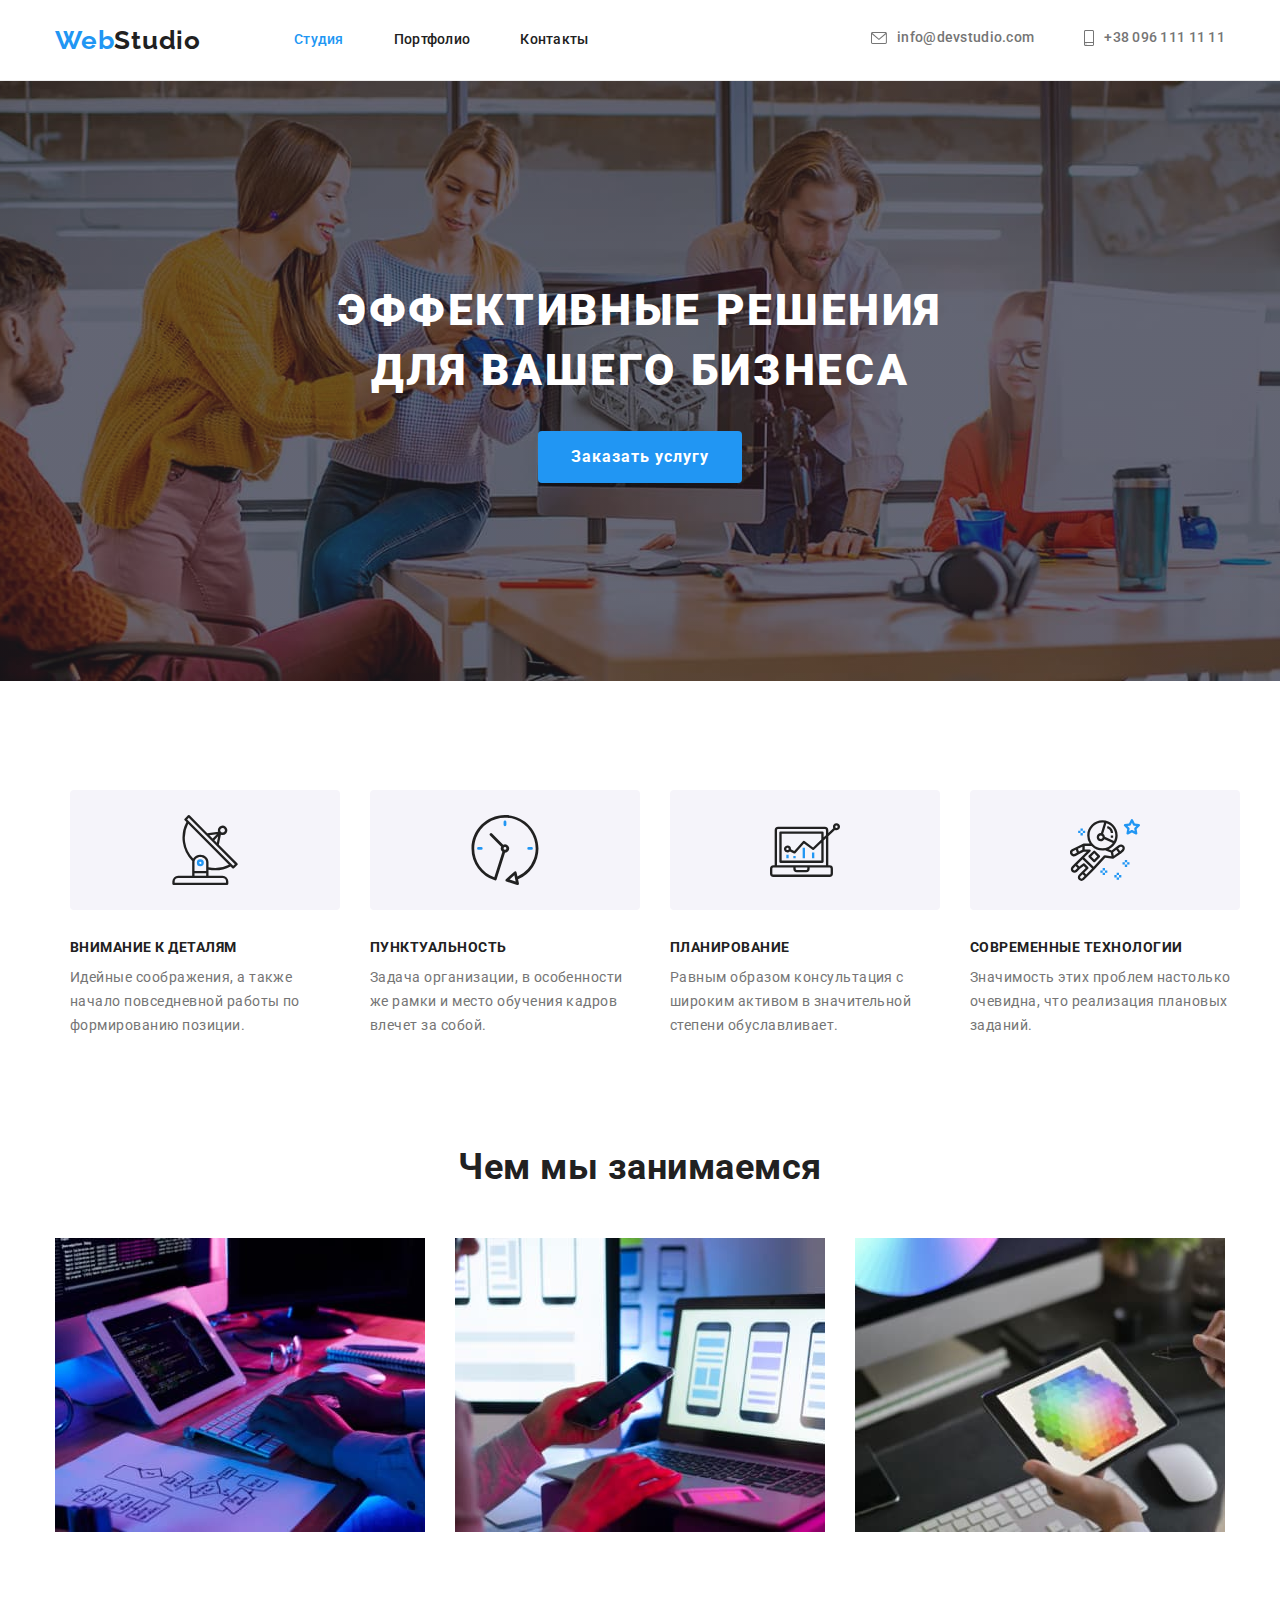
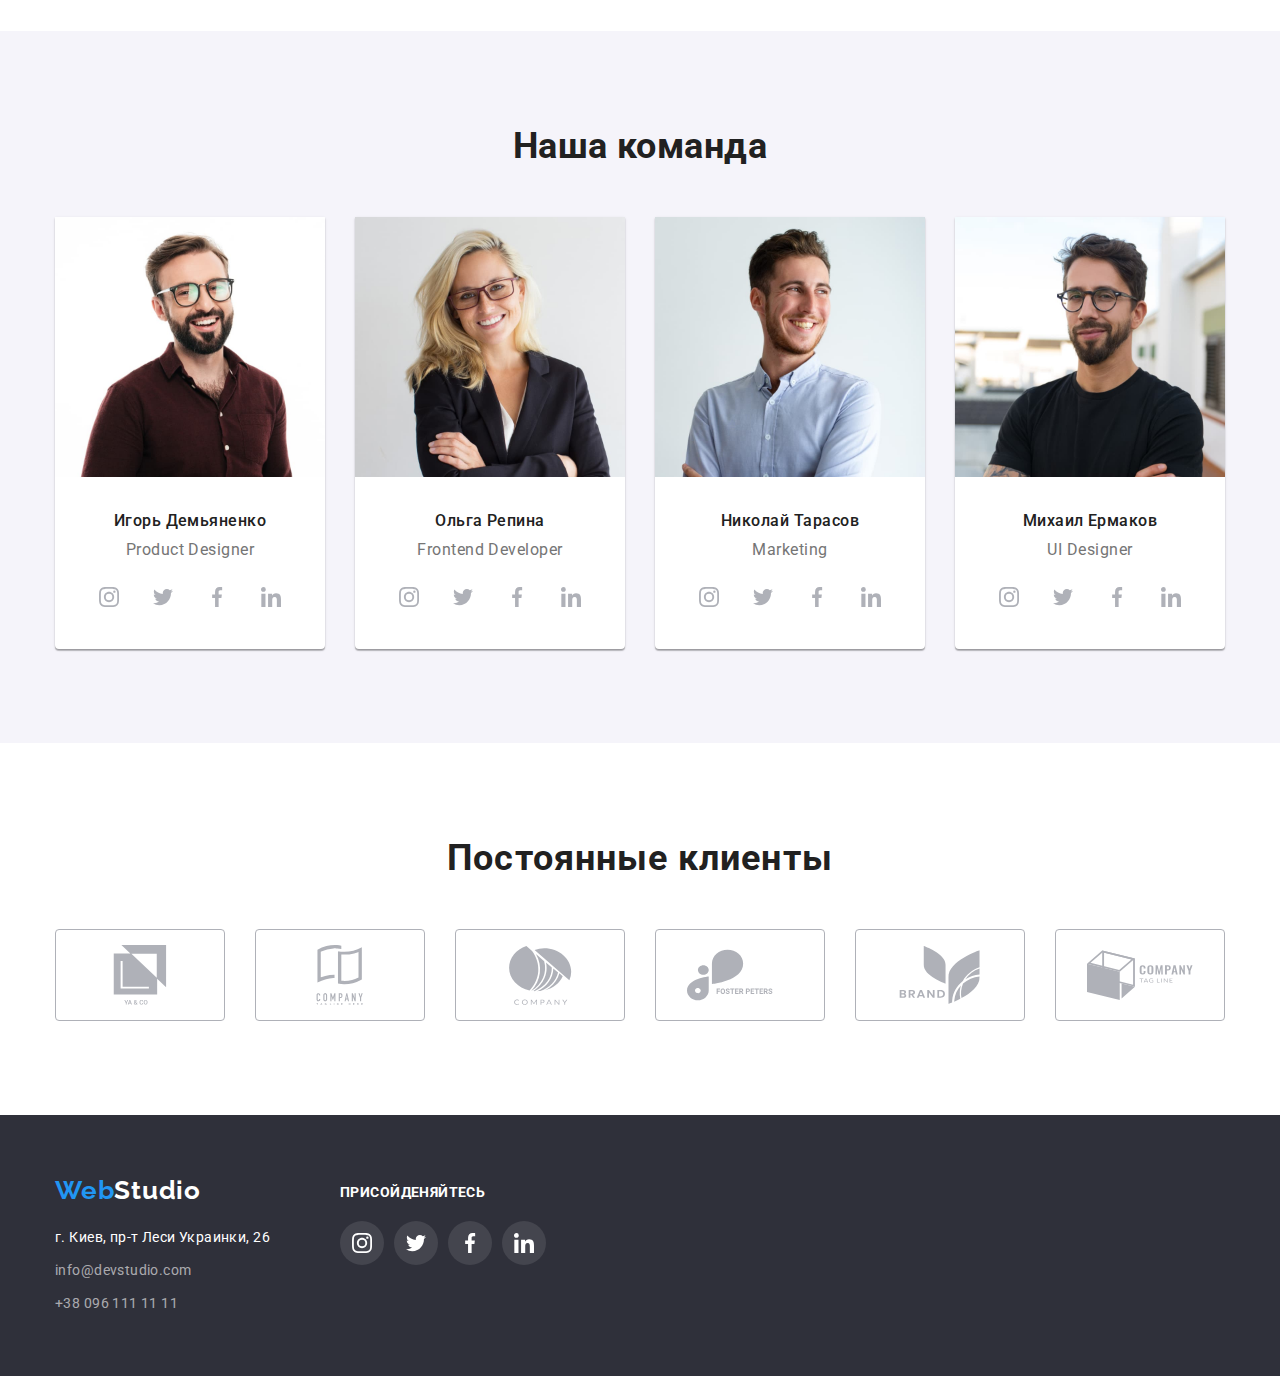
<file: index.html>
<!DOCTYPE html>
<html lang="ru">
<head>
    <meta charset="UTF-8">
    <meta http-equiv="X-UA-Compatible" content="IE=edge">
    <meta name="viewport" content="width=device-width, initial-scale=1.0">
    <title>Студия</title>
    <link href="https://fonts.googleapis.com/css2?family=Raleway:wght@700&family=Roboto:wght@400;500;700;900&display=swap"
        rel="stylesheet">
    <link rel="stylesheet" href="https://cdnjs.cloudflare.com/ajax/libs/modern-normalize/1.1.0/modern-normalize.min.css">
    <link rel="stylesheet" href="./css/styles.css">
</head>
<body>
    <!--Шапка-->
    <header class="main">
    <div class="container">
    <nav class="page-header">
        <a href="./index.html" class="logo">Web<span class="accent">Studio</span></a>
        
        <ul class="site-nav list">
            <li class="item"><a href="./index.html" class="link current">Студия</a></li>
            <li class="item"><a href="./portfolio.html" class="link">Портфолио</a></li>
            <li class="item"><a href="" class="link">Контакты</a></li>
        </ul>
        <ul class="contacts list">
            <li class="item">
                <a href="mailto:info@devstudio.com" class="button link">
                <svg class="contacts-icon" width="16" height="16">
                   <use href="./images/symbol-defs.svg#mail"></use>
                </svg>info@devstudio.com</a>
            </li>
            <li class="item">
                <a href="" class="button link"> 
                <svg class="contacts-icon" width="10" height="16">
                    <use href="./images/symbol-defs.svg#smartphone"></use>
                </svg>+38 096 111 11 11</a>
            </li>
        </ul>
    </nav>
    </div>
    </header>
    
  <main>
        <!--Герой-->
    <div class="overlay">
        <section class="hero">
            <h1 class="hero-title">Эффективные решения <br /> для вашего бизнеса</h1>
            <button type="button" class="button primary">Заказать услугу</button>
        </section>
    </div>     
    <!--Особенности-->
    <section class="section-features">
        <div class="container">
            <h2 class="section-title none">Особенности</h2>
            <ul class="features list">
                <li class="item">
                    <div class="icon-container">
                    <svg width="70" height="70">
                        <use href="./images/symbol-defs.svg#antenna"></use>
                    </svg>
                    </div>
                    <h3 class="title list">Внимание к деталям</h3>
                    <p class="text">Идейные соображения, а также начало повседневной работы по формированию позиции.</p>
                </li>
                <li class="item">
                    <div class="icon-container">
                    <svg width="70" height="70">
                        <use href="./images/symbol-defs.svg#clock"></use>
                    </svg>
                    </div>
                    <h3 class="title">Пунктуальность</h3>
                    <p class="text">Задача организации, в особенности же рамки и место обучения кадров влечет за собой.</p>
                </li>
                <li class="item">
                    <div class="icon-container">
                    <svg width="70" height="70">
                        <use href="./images/symbol-defs.svg#diagram"></use>
                    </svg>
                    </div>
                    <h3 class="title">Планирование</h3>
                    <p class="text">Равным образом консультация с широким активом в значительной степени обуславливает.</p>
                </li>
                <li class="item">
                    <div class="icon-container">
                    <svg width="70" height="70">
                        <use href="./images/symbol-defs.svg#astronaut"></use>
                    </svg>
                    </div>
                    <h3 class="title">Современные технологии</h3>
                    <p class="text">Значимость этих проблем настолько очевидна, что реализация плановых заданий.</p>  
                </li>
            </ul>
        </div>
    </section>
    <!--Чем мы занимаемся-->
    <Section class="section">
    <div class="container">
                <h2 class="work section-title">Чем мы занимаемся</h2>
                <ul class="examples list">
                    <li class="item">
                        <img src="./images/img1.jpg" alt="Графики" width="370" height="294" />
                    </li>
                    <li class="item">
                        <img src="./images/img2.jpg" alt="Дизайн" width="370" height="294" />
                    </li>
                    <li class="item">
                        <img src="./images/img3.jpg" alt="Графика" width="370" height="294" />
                    </li>
                </ul>
    </div>
    </Section>
      <!--Команда-->
    <section class="section team">
        <div class="container">
            <h2 class="section-title">Наша команда</h2>
            <ul class="command work list">
                <li class="item border">
                    <img src="./images/photo1.jpg" alt="Игорь Демьянченко" width="270" height="260">
                    <div class="team-name">
            <h3 class="title">Игорь Демьяненко</h3>
            <p class="text">Product Designer</p>
                <ul class="command-social-list list">
                <li class="command-social-item">
                    <a class="command-social-link" href="http://" target="_blank" rel="noopener noreferrer">
                        <svg width="20" height="20">
                            <use href="./images/symbol-defs.svg#instagram"></use>
                        </svg>
                    </a>
                </li>
                <li class="command-social-item">
                    <a class="command-social-link" href="http://" target="_blank" rel="noopener noreferrer">
                        <svg width="20" height="20">
                            <use href="./images/symbol-defs.svg#twitter"></use>
                        </svg>
                    </a>
                            </li>
                            <li class="command-social-item">
                                <a class="command-social-link" href="http://" target="_blank" rel="noopener noreferrer">
                                    <svg width="20" height="20">
                                        <use href="./images/symbol-defs.svg#facebook"></use>
                                    </svg>
                                </a>
                            </li>
                            <li class="command-social-item">
                                <a class="command-social-link" href="http://" target="_blank" rel="noopener noreferrer">
                                    <svg width="20" height="20">
                                        <use href="./images/symbol-defs.svg#linkedin"></use>
                                    </svg>
                                </a>
                            </li>
                            </ul>
                </li>
                <li class="item border">
                    <img src="./images/photo2.jpg" alt="Ольга Репина" width="270" height="260">
                    <div class="team-name">
                        <h3 class="title">Ольга Репина</h3>
                        <p class="text">Frontend Developer</p>
                             <ul class="command-social-list list">
                                <li class="command-social-item">
                                    <a class="command-social-link" href="http://" target="_blank" rel="noopener noreferrer">
                                        <svg width="20" height="20">
                                            <use href="./images/symbol-defs.svg#instagram"></use>
                                        </svg>
                                     </a>
                                </li>
                                <li class="command-social-item">
                                    <a class="command-social-link" href="http://" target="_blank" rel="noopener noreferrer">
                                        <svg width="20" height="20">
                                            <use href="./images/symbol-defs.svg#twitter"></use>
                                        </svg>
                                    </a>
                                </li>
                                <li class="command-social-item">
                                    <a class="command-social-link" href="http://" target="_blank" rel="noopener noreferrer">
                                        <svg width="20" height="20">
                                            <use href="./images/symbol-defs.svg#facebook"></use>
                                        </svg>
                                    </a>
                                </li>
                                <li class="command-social-item">
                                    <a class="command-social-link" href="http://" target="_blank" rel="noopener noreferrer">
                                        <svg width="20" height="20">
                                            <use href="./images/symbol-defs.svg#linkedin"></use>
                                        </svg>
                                    </a>
                                </li>
                            </ul>
                    </div>
                </li>
                <li class="item border">
                    <img src="./images/photo3.jpg" alt="Николай Тарасов" width="270" height="260">
                    <div class="team-name">
                        <h3 class="title">Николай Тарасов</h3>
                        <p class="text">Marketing</p>
                        <ul class="command-social-list list">
                            <li class="command-social-item">
                                <a class="command-social-link" href="http://" target="_blank" rel="noopener noreferrer">
                                    <svg width="20" height="20">
                                        <use href="./images/symbol-defs.svg#instagram"></use>
                                    </svg>
                                </a>
                            </li>
                            <li class="command-social-item">
                                <a class="command-social-link" href="http://" target="_blank" rel="noopener noreferrer">
                                    <svg width="20" height="20">
                                        <use href="./images/symbol-defs.svg#twitter"></use>
                                    </svg>
                                </a>
                            </li>
                            <li class="command-social-item">
                                <a class="command-social-link" href="http://" target="_blank" rel="noopener noreferrer">
                                    <svg width="20" height="20">
                                        <use href="./images/symbol-defs.svg#facebook"></use>
                                    </svg>
                                </a>
                            </li>
                <li class="command-social-item">
                    <a class="command-social-link" href="http://" target="_blank" rel="noopener noreferrer">
                        <svg width="20" height="20">
                            <use href="./images/symbol-defs.svg#linkedin"></use>
                        </svg>
                     </a>
                </li>
            </ul>
                    </div>
                </li>
     <li class="item border">
        <img src="./images/photo4.jpg" alt="Михаил Ермаков" width="270" height="260">
        <div class="team-name">
            <h3 class="title">Михаил Ермаков</h3>
            <p class="text">UI Designer</p>
            <ul class="command-social-list list">
                <li class="command-social-item">
                    <a class="command-social-link" href="http://" target="_blank" rel="noopener noreferrer">
                        <svg width="20" height="20">
                            <use href="./images/symbol-defs.svg#instagram"></use>
                        </svg>
                    </a>
                </li>
                <li class="command-social-item">
                    <a class="command-social-link" href="http://" target="_blank" rel="noopener noreferrer">
                        <svg width="20" height="20">
                            <use href="./images/symbol-defs.svg#twitter"></use>
                        </svg>
                    </a>
                </li>
                <li class="command-social-item">
                    <a class="command-social-link" href="http://" target="_blank" rel="noopener noreferrer">
                        <svg width="20" height="20">
                            <use href="./images/symbol-defs.svg#facebook"></use>
                        </svg>
                    </a>
                </li>
                <li class="command-social-item">
                    <a class="command-social-link" href="http://" target="_blank" rel="noopener noreferrer">
                        <svg width="20" height="20">
                            <use href="./images/symbol-defs.svg#linkedin"></use>
                        </svg>
                    </a>
                </li>
                </ul>
                </div>
             </li>
            </ul>
        </div>
    </section>
      <!-- Постоянные клиенты -->
      <section class="section clients">
       <div class="container">
        <h2 class="clients-title">Постоянные клиенты</h2>
        <ul class="clients-list list">
            <li class="clients-item">
                <a class="clients-link" href="http://" target="_blank" rel="noopener noreferrer">
                 <svg class="clients-icon" width="41" height="46">
                     <use href="./images/symbol-defs.svg#client-1"></use>
                 </svg>
                </a>
            </li>
            <li class="clients-item">
                <a class="clients-link" href="http://" target="_blank" rel="noopener noreferrer">
                    <svg class="clients-icon" width="40" height="52">
                        <use href="./images/symbol-defs.svg#client-2"></use>
                    </svg>
                </a>
            </li>
            <li class="clients-item">
                <a class="clients-link" href="http://" target="_blank" rel="noopener noreferrer">
                    <svg class="clients-icon" width="43" height="41">
                        <use href="./images/symbol-defs.svg#client-3"></use>
                    </svg>
                </a>
            </li>
            <li class="clients-item">
                <a class="clients-link" href="http://" target="_blank" rel="noopener noreferrer">
                    <svg class="clients-icon" width="84" height="41">
                        <use href="./images/symbol-defs.svg#client-4"></use>
                    </svg>
                </a>
            </li>
            <li class="clients-item">
                <a class="clients-link" href="http://" target="_blank" rel="noopener noreferrer">
                    <svg class="clients-icon" width="63" height="45">
                        <use href="./images/symbol-defs.svg#client-5"></use>
                    </svg>
                </a>
            </li>
            <li class="clients-item">
                <a class="clients-link" href="http://" target="_blank" rel="noopener noreferrer">
                    <svg class="clients-icon" width="94" height="44">
                        <use href="./images/symbol-defs.svg#client-6"></use>
                    </svg>
                </a>
            </li>
        </ul>
       </div>
      </section>
  </main>

    <!--Футер-->
    <footer class="footer">
        <div class="container footer-container">
            <section class="footer-contacts">
                <a href="./index.html" class="logo">Web<span class="footer-accent">Studio</span></a>
                <address class="address">г. Киев, пр-т Леси Украинки, 26</address>
                <address class="footer-nav">
                    <a href="mailto:info@devstudio.com" class="footer-nav footer-nav-mail link">info@devstudio.com</a>
                    <a href="" class="footer-nav link">+38 096 111 11 11</a>
                </address>
            </section>
            <section class="social">
                <h2 class="social-title">Присойденяйтесь</h2>
            <ul class="social-list list">
                <li class="social-item">
                    <a class="social-link" href="http://" target="_blank" rel="noopener noreferrer">
                        <svg width="20" height="20">
                            <use href="./images/symbol-defs.svg#instagram"></use>
                        </svg>
                    </a>
                </li>
                <li class="social-item">
                    <a class="social-link" href="http://" target="_blank" rel="noopener noreferrer">
                        <svg width="20" height="20">
                            <use href="./images/symbol-defs.svg#twitter"></use>
                        </svg>
                    </a>
                </li>
                <li class="social-item">
                    <a class="social-link" href="http://" target="_blank" rel="noopener noreferrer">
                        <svg width="20" height="20">
                            <use href="./images/symbol-defs.svg#facebook"></use>
                        </svg>
                    </a>
                </li>
                <li class="social-item">
                    <a class="social-link" href="http://" target="_blank" rel="noopener noreferrer">
                        <svg width="20" height="20">
                            <use href="./images/symbol-defs.svg#linkedin"></use>
                        </svg>
                    </a>
                </li>
            </ul>
            </section> 
        </div>
    </footer>
</body>
</html>
</file>
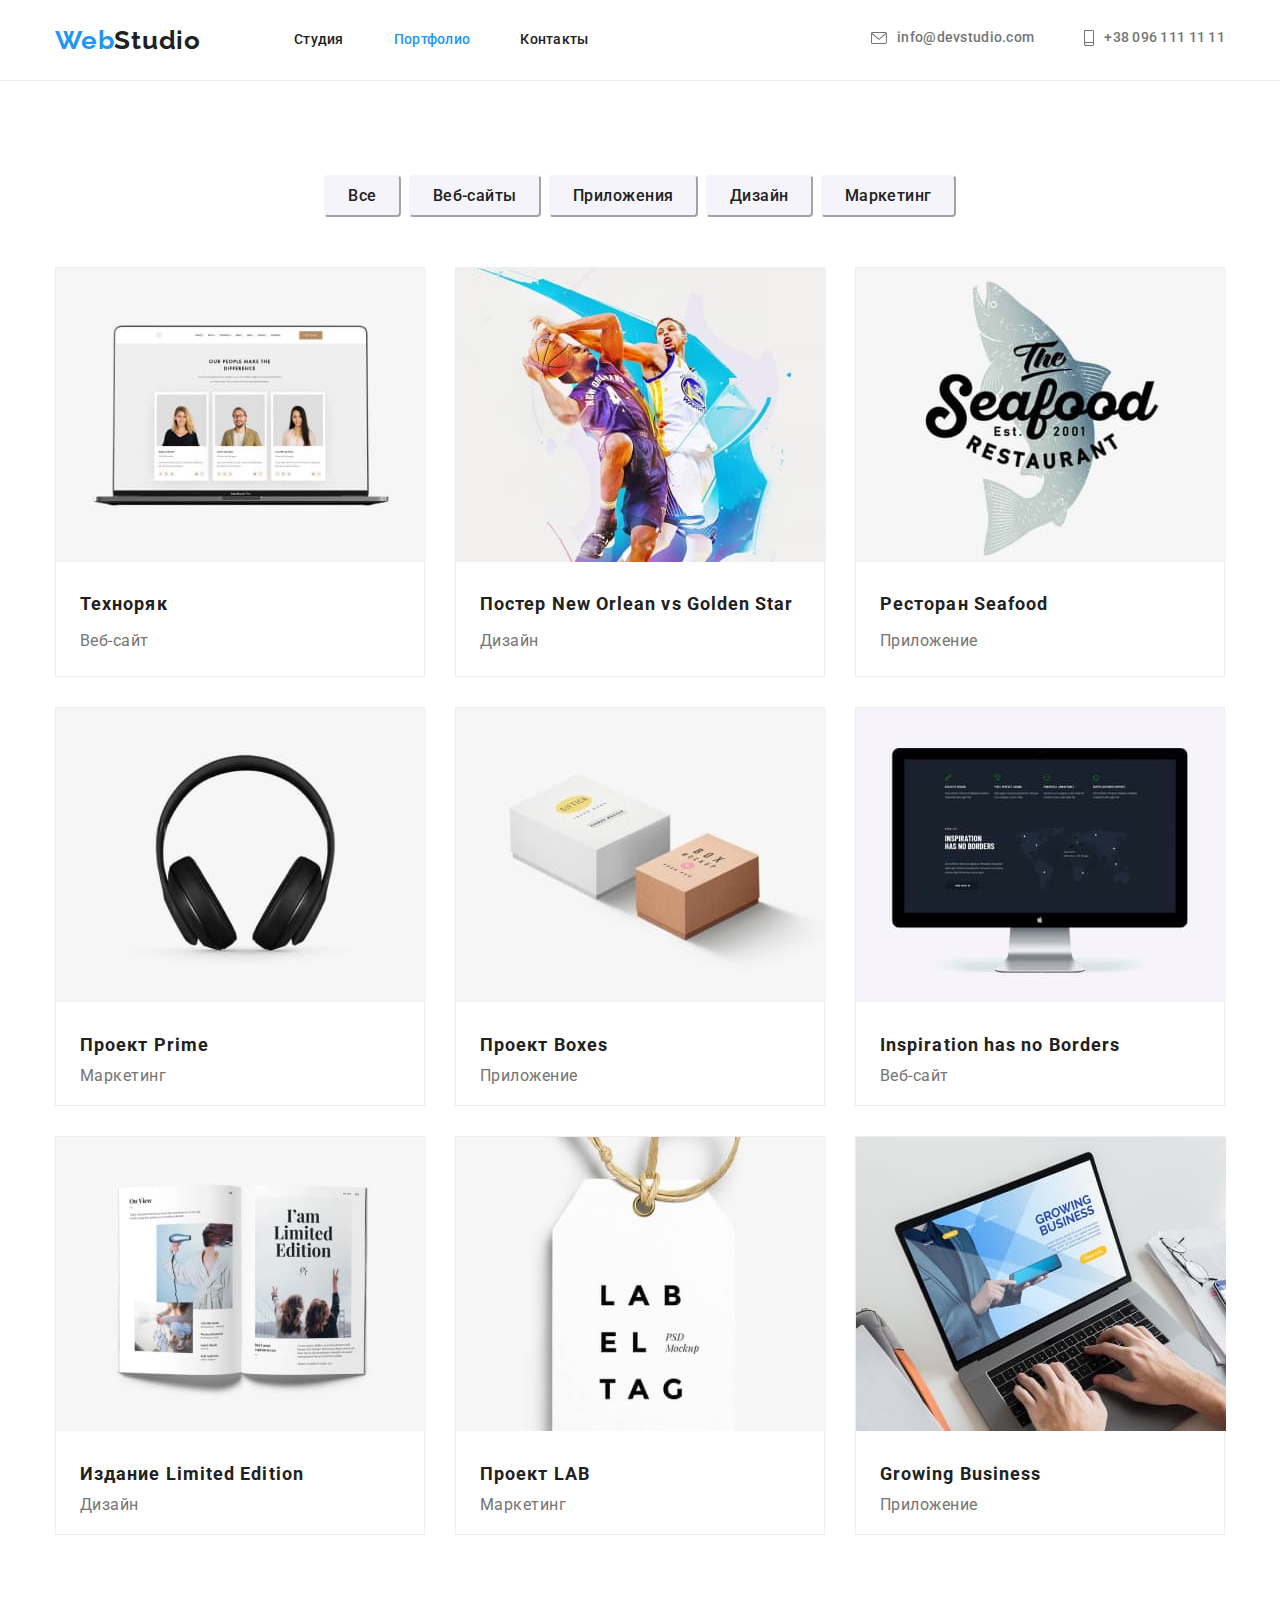
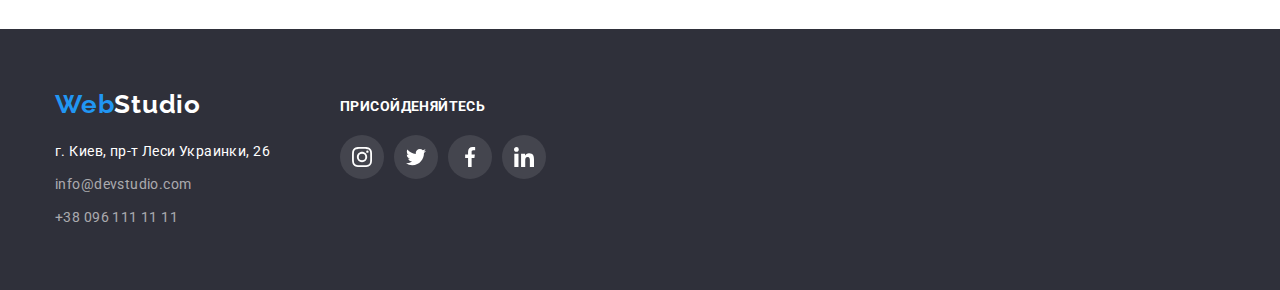
<file: portfolio.html>
<!DOCTYPE html>
<html lang="ru">

<head>
    <meta charset="UTF-8">
    <meta http-equiv="X-UA-Compatible" content="IE=edge">
    <meta name="viewport" content="width=device-width, initial-scale=1.0">
    <title>Студия</title>
    <link href="https://fonts.googleapis.com/css2?family=Raleway:wght@700&family=Roboto:wght@400;500;700;900&display=swap"
        rel="stylesheet">
    <link rel="stylesheet" href="https://cdnjs.cloudflare.com/ajax/libs/modern-normalize/1.1.0/modern-normalize.min.css">
    <link rel="stylesheet" href="./css/styles.css">
</head>

<body>
    <!--Шапка-->
    <header class="main"> 
    <div class="container">
     <nav class="page-header">
         <a href="./index.html" class="logo">Web<span class="accent">Studio</span></a>
         <ul class="site-nav list">
             <li class="item"><a href="./index.html" class="link">Студия</a></li>
             <li class="item"><a href="./portfolio.html" class="link current">Портфолио</a></li>
             <li class="item"><a href="" class="link">Контакты</a></li>
         </ul>
        <ul class="contacts list">
            <li class="item">
                <a href="mailto:info@devstudio.com" class="button link">
                    <svg class="contacts-icon" width="16" height="16">
                        <use href="./images/symbol-defs.svg#mail"></use>
                    </svg>info@devstudio.com</a>
            </li>
            <li class="item">
                <a href="" class="button link">
                    <svg class="contacts-icon" width="10" height="16">
                        <use href="./images/symbol-defs.svg#smartphone"></use>
                    </svg>+38 096 111 11 11</a>
            </li>
        </ul>
     </nav>
    </div> 
    </header>

    <main>
        <!-- Портфолио -->
        <section class="section">
        <div class="container">
            <h2 class="section-title none">Примеры работ</h2>
            <ul class="buttons-list list">
                <li class="item"><button type="button" class="button-portfolio link">Все</button></li>
                <li class="item"><button type="button" class="button-portfolio link">Веб-сайты</button></li>
                <li class="item"><button type="button" class="button-portfolio link">Приложения</button></li>
                <li class="item"><button type="button" class="button-portfolio link">Дизайн</button></li>
                <li class="item"><button type="button" class="button-portfolio link">Маркетинг</button></li>
            </ul>
                <ul class="foto list">
            <li class="foto-elements">
                <img src="./images/portfolio1.jpg" alt="Техноряк" width="370" height="294">
                <div class="foto-name">
                    <h3 class="title">Техноряк</h3>
                    <p class="text">Веб-сайт</p>
                </div>
            </li>
            <li class="foto-elements">
                <img src="./images/portfolio2.jpg" alt="Постер" width="370" height="294">
                <div class="foto-name">
                    <h3 class="title">Постер New Orlean vs Golden Star</h3>
                    <p class="text">Дизайн</p>
                </div>
            </li>
            <li class="foto-elements">
                <img src="./images/portfolio3.jpg" alt="Ресторан Seafood" width="370" height="294">
                <div class="foto-name">
                    <h3 class="title">Ресторан Seafood</h3>
                    <p class="text">Приложение</p>
                </div>
            </li>
            <li class="foto-elements">
                <img src="./images/portfolio4.jpg" alt="Наушники" width="370" height="294">
                <div class="foto-name">
                    <h3 class="title">Проект Prime</h3>
                     <p>Маркетинг</p>
                </div>
            </li>
            <li class="foto-elements">
                <img src="./images/portfolio5.jpg" alt="Две коробки" width="370" height="294">
                <div class="foto-name">
                    <h3 class="title">Проект Boxes</h3>
                    <p>Приложение</p>
                </div>
            </li>
            <li class="foto-elements">
                <img src="./images/portfolio6.jpg" alt="Екран монитора" width="370" height="294">
                <div class="foto-name">
                    <h3 class="title">Inspiration has no Borders</h3>
                    <p>Веб-сайт</p>
                </div>
            </li>
            <li class="foto-elements">
                <img src="./images/portfolio7.jpg" alt="Журнал" width="370" height="294">
                <div class="foto-name">
                    <h3 class="title">Издание Limited Edition</h3>
                    <p>Дизайн</p>
                </div>
             </li>
            <li class="foto-elements">
                <img src="./images/portfolio8.jpg" alt="Бирочка" width="370" height="294">
                <div class="foto-name">
                    <h3 class="title">Проект LAB</h3>
                    <p>Маркетинг</p>
                </div>
            </li>
            <li class="foto-elements">
                <img src="./images/portfolio9.jpg" alt="Ноутбук" width="370" height="294">
                <div class="foto-name">
                    <h3 class="title">Growing Business</h3>
                    <p>Приложение</p>
                </div>
            </li>
        </ul>
        </div>
        </section>
    </main>
    
    <!--Футер-->
    <footer class="footer">
    <div class="container footer-container">
        <section class="footer-contacts">
            <a href="./index.html" class="logo">Web<span class="footer-accent">Studio</span></a>
            <address class="address">г. Киев, пр-т Леси Украинки, 26</address>
            <address class="footer-nav">
                <a href="mailto:info@devstudio.com" class="footer-nav footer-nav-mail link">info@devstudio.com</a>
                <a href="" class="footer-nav link">+38 096 111 11 11</a>
            </address>
        </section>
        <section class="social">
            <h2 class="social-title">Присойденяйтесь</h2>
            <ul class="social-list list">
            <li class="social-item">
                <a class="social-link" href="http://" target="_blank" rel="noopener noreferrer">
                    <svg width="20" height="20">
                        <use href="./images/symbol-defs.svg#instagram"></use>
                    </svg>
                </a>
            </li>
            <li class="social-item">
                <a class="social-link" href="http://" target="_blank" rel="noopener noreferrer">
                    <svg width="20" height="20">
                        <use href="./images/symbol-defs.svg#twitter"></use>
                    </svg>
                </a>
            </li>
            <li class="social-item">
                <a class="social-link" href="http://" target="_blank" rel="noopener noreferrer">
                    <svg width="20" height="20">
                         <use href="./images/symbol-defs.svg#facebook"></use>
                    </svg>
                </a>
            </li>
            <li class="social-item">
                <a class="social-link" href="http://" target="_blank" rel="noopener noreferrer">
                    <svg width="20" height="20">
                        <use href="./images/symbol-defs.svg#linkedin"></use>
                    </svg>
                </a>
             </li>
            </ul>
        </section>
        </div>
        </footer>
</body>

</html>
</file>
<file: css/styles.css>
/* цвет основного текста #757575 */
/* вторичный цвет #212121 */
/* белый #FFFFFF */
/* акцент #2196F3 */
/* вторичный цвет фона #F5F4FA */
/* цвет фона #2F303A */

:root {
    --primary-text-color: #757575;
    --title-text-color: #212121;
    --accent-color: #2196F3;
    --primary-bgc-color: #FFFFFF;
    --secondary-bgc-color: #F5F4FA;
    --hero-bgc-color: #2F303A;
    --white-color: #ffffff;
}


body {
    color: var(--primary-text-color);
    background-color: var(--primary-bgc-color);

    font-family: Roboto, sans-serif;
    letter-spacing: 0.03em;
}

.container {
    width: 1200px;
    padding-left: 15px;
    padding-right: 15px;
    margin-left: auto;
    margin-right: auto;
}

.none {
    display: none;
}

.list {
    padding: 0;
    margin: 0;
    list-style: none;
}

/* ------------------- SECTION --------------- */

.section {
    padding-top: 94px;
    padding-bottom: 94px;
}

.section-title {
    margin-top: 0;
    margin-bottom: 0;
    color: var(--title-text-color);

    font-weight: 700;
    font-size: 36px;
    line-height: 1.17;
    text-align: center;
}

/* ------------------- BUTTON --------------- */

.button {
    display: inline-flex;
    color: var(--primary-text-color);
    background-color: var(--primary-bgc-color);

    font-weight: 500;
    font-size: 14px;
    line-height: 1.14;
    letter-spacing: 0.02em;
    text-decoration: none;
}

/* .button.link-mail::before {
    content: "";
    width: 16px;
    height: 12px;
    margin-right: 10px; 
    background-image: url(../images/mail-icon.svg);
    background-size: contain;
    background-position: center;
    background-repeat: no-repeat;
}

.button.link-tel::before {
    content: "";
    width: 10px;
    height: 16px;
    margin-right: 10px;
    background-image: url(../images/smartphone-icon.svg);
    background-size: contain;
    background-position: center;
    background-repeat: no-repeat;
} */

.button.primary {
    border-radius: 4px;
    padding: 10px 32px;
    min-width: 200px;

    background-color: var(--accent-color);
    color: var(--primary-bgc-color);
    border-color: var(--accent-color);

    border: 1px solid transparent;

    font-family: inherit;
    font-weight: 700;
    font-size: 16px;
    line-height: 1.9;
    letter-spacing: 0.06em;
    cursor: pointer;
    text-align: center;
}

.button.link:hover,
.button.link:focus {
    display: flex;
    color: var(--accent-color);
}

/* ------------------- LOGO --------------- */

.logo {
    color: var(--accent-color);

    font-family: Raleway, sans-serif;
    font-weight: 700;
    font-size: 26px;
    line-height: 1.19;
    letter-spacing: 0.03em;
    text-decoration: none;
}

.accent {
    color: var(--title-text-color);
}


/* ------------------- PAGE HEADER -------------- */
.main {
    border-bottom: 1px solid #ECECEC;
}

.page-header {
display: flex;
align-items: center;
}


/* ------------------- SITE-NAV --------------- */
.site-nav {
    display: flex;
    margin-left: 93px;
}

.site-nav .item + .item {
    margin-left: 50px;
}

.site-nav .link {
    display: block;
     padding-top: 32px;
     padding-bottom: 32px;

    color: var(--title-text-color);

    font-weight: 500;
    font-size: 14px;
    line-height: 1.14;
    letter-spacing: 0.02em;
    text-decoration: none;
}

.site-nav .link:hover,
.site-nav .link:focus {
    color: var(--accent-color);
}

.site-nav .link.current {
    color: var(--accent-color);

    font-weight: 500;
    font-size: 14px;
    line-height: 1.14;
    letter-spacing: 0.02em;
    text-decoration: none;
}

/* ------------------- CONTACTS --------------- */
.contacts {
    display: flex;
    margin-left: auto;
}

.contacts .item + .item {
    margin-left: 50px;
}

.contacts-icon {
    display: inline-flex;
    align-items: center;
    margin-right: 10px;
    fill: currentColor;
}

/* ------------------- HERO --------------- */
.hero {
    text-align: center;
    padding-top: 200px;
    padding-bottom: 200px;
}

.hero-title {
    margin-top: 0;
    margin-bottom: 30px;

    color: var(--primary-bgc-color);

    font-weight: 900;
    font-size: 44px;
    line-height: 1.36;
    letter-spacing: 0.06em;
    text-transform: uppercase;
    }

.overlay {
    max-width: 1600px;
    height: 600px;
    margin-left: auto;
    margin-right: auto;
    background-image: linear-gradient( to right, 
    rgba(47, 48, 58, 0.4), 
    rgba(47, 48, 58, 0.4) ), 
    url(../images/Hero.jpg);
    background-color: #C4C4C4;
    background-repeat: no-repeat;
    background-position: center;
}
         

/* ---------------------- FEATURES ---------------- */

.features {
    display: flex;
}

.features .title {
    margin-top: 0;
    margin-bottom: 10px;
    
    color: var(--title-text-color);

    font-weight: 700;
    font-size: 14px;
    line-height: 1.14;
    text-transform: uppercase;
}

.features p{
    margin-top: 0;
    margin-bottom: 0;
}

.features .text {
    font-size: 14px;
    line-height: 1.7;
}

.section-features {
    padding-top: 94px;
    padding-bottom: 0;
}
.features .item {
    width: 270px;
    margin: 15px;
    border-radius: 4px;
}

.icon-container {
    display: flex;
    align-items: center;
    justify-content: center;

    width: 270px;
    height: 120px;
    border-radius: 4px;
    margin-bottom: 30px;

    background-color: var(--secondary-bgc-color);
 }

/*------------------- EXAMPLES ------------- */
.examples {
    display: flex;
}

.examples .item + .item {
    /* width: calc((100% - 60px) / 3); */
    margin-left: 30px;
}

.section-title {
    margin-bottom: 50px;
}

/* ------------------- WORK -------------- */
.command {
    display: flex;
    /* justify-content: space-between; */
}

.command .item + .item {
    margin-left: 30px;
}

.border {
    box-sizing: border-box;
    border-radius: 0px 0px 4px 4px;
    box-shadow: 0px 1px 3px rgba(0, 0, 0, 0.12),
            0px 1px 1px rgba(0, 0, 0, 0.14),
            0px 2px 1px rgba(0, 0, 0, 0.2);
    background-color: var(--white-color);
}

.team-name {
    padding-top: 30px;
    padding-bottom: 30px;
}

.work .title {
    margin-top: 0;
    margin-bottom: 0px;
    padding-bottom: 10px;
    
    color: var(--title-text-color);

    font-weight: 500;
    font-size: 16px;
    line-height: 1.19;
    text-align: center;
}
    
.work .text {
    margin-top: 0;
    margin-bottom: 0px;

    font-size: 16px;
    line-height: 1.19;
    text-align: center;
}

.team {
    background-color: var(--secondary-bgc-color);
}

.command-social-list{
    display: flex;
    justify-content: center;
    margin-top: 16px;
}

.command-social-link {
    display: flex;
    width: 44px;
    height: 44px;
    justify-content: center;
    align-items: center;
    border-radius: 50%;
    fill: #AFB1B8;
}  

.command-social-item + .command-social-item {
    margin-left: 10px;
}

.command-social-link:hover,
.command-social-link:focus {
    fill: var(--white-color);
    background-color: var(--accent-color);
}


/* ------------------- CLIENTS --------------- */

.clients-title {
    margin: 0;
    margin-bottom: 50px;
    font-weight: 700;
    font-size: 36px;
    line-height: 42px;
    text-align: center;
    letter-spacing: 0.03em;
    
    color: var(--title-text-color);
}

.clients-list {
    display: flex;
}

.clients-item {
    display: flex;
    cursor: pointer;
    fill: #AFB1B8;
}

.clients-link {
    display: flex;
    justify-content: center;
    align-items: center;
    width: 170px;
    height: 92px;
    border: 1px solid #AFB1B8;
    border-radius: 4px;
}
.clients-icon {
    width: 106px;
    height: 60px
}

.clients-link:hover,
.clients-link:focus{
    fill: #2196F3;
    border-color: var(--accent-color);
}

.clients-item + .clients-item {
    margin-left: 30px;
}


/* ------------------- FOOTER --------------- */

.footer {
    display: flex;
    padding-top: 60px;
    padding-bottom: 60px;
    background-color: var(--hero-bgc-color);
}

.address {
    margin-bottom: 9px;
    margin-top: 20px;

    color: var(--white-color);

    font-style: normal;
    font-size: 14px;
    line-height: 1.71;
    letter-spacing: 0.03em;
}

.footer-accent {
    color: var(--white-color)
}

.footer-nav {
    display: block;
    
    color: rgba(255, 255, 255, 0.6);

    font-style: normal;
    font-size: 14px;
    line-height: 1.71;
    letter-spacing: 0.03em;
    text-decoration: none;
}

.footer-nav .link:hover,
.footer-nav .link:focus {
    color: var(--accent-color);
    text-decoration: none;
}

.footer-nav-mail {
    margin-bottom: 9px;
}

.footer-container {
    display: flex;
}

.footer-contacts {
    display: block;
    
}

/* ------------------- SOCIAL LINKS --------------- */
.social {
    display: inline-block;
    
    width: 206px;
    height: 80px;   
    margin-left: 70px;
}

.social-title {
    margin:0;
    padding-top: 10px;
    padding-bottom: 20px;
    justify-content: center;

    font-weight: 700;
    font-size: 14px;
    line-height: 1.14;
    letter-spacing: 0.03em;
    text-transform: uppercase;
    
    color: var(--white-color);
}

.social-list {
    display: flex;
    width: 206px;
    margin: 0;
}

.social-item + .social-item {
    margin-left: 10px;
}

.social-link {
    display: flex;
    width: 44px;
    height: 44px;
    justify-content: center;
    align-items: center;
    border-radius: 50%;
    fill: var(--white-color);
    background-color: rgba(255, 255, 255, 0.1);
}

.social-link:hover,
.social-link:focus {
    background-color: var(--accent-color);
}


/* ------------------- PAGE PORTFOLIO --------------- */

.foto {
    display: flex;
    flex-wrap: wrap;
}

.foto .title {
    margin-top: 0;
    margin-bottom: 0px;
    padding-bottom: 4px;
    color: var(--title-text-color);

    font-weight: 700;
    font-size: 18px;
    line-height: 2;
    letter-spacing: 0.06em;
}

.foto .text {
    font-size: 16px;
    line-height: 1.88;
    letter-spacing: 0.03em;
}

.foto p {
    margin-top: 0;
    margin-bottom: 0;
}

.foto-name {
    padding: 20px 24px;
}

.foto-elements {
    width: 370px;
    margin-right: 30px;
    margin-bottom: 30px;

    border: 1px solid #EEEEEE;
}

.foto-elements:hover {
    box-shadow: 
    0px 1px 1px rgba(0, 0, 0, 0.12), 
    0px 4px 4px rgba(0, 0, 0, 0.06), 
    1px 4px 6px rgba(0, 0, 0, 0.16);
}

.foto-elements:nth-child(3n) {
    margin-right: 0;
}

.foto-elements:nth-last-child(-n + 3) {
    margin-bottom: 0;
}

/* ------------------- PORTFOLIO BUTTONS --------------- */

.button-portfolio {
   padding: 6px 22px;

    color: var(--title-text-color);
    background-color: var(--secondary-bgc-color);
    border-color: var(--secondary-bgc-color);

    font-family: inherit;
    font-weight: 500;
    font-size: 16px;
    line-height: 1.62;
    text-align: center;
    letter-spacing: 0.03em;
    cursor: pointer;
    border-radius: 4px;
}

.button-portfolio.link:hover,
.button-portfolio.link:focus {
    color: var(--white-color);
    background-color: var(--accent-color);
    box-shadow: 0px 3px 1px rgba(0, 0, 0, 0.1),
     0px 1px 2px rgba(0, 0, 0, 0.08), 
     0px 2px 2px rgba(0, 0, 0, 0.12);
}

.buttons-list {
    display: flex;
    align-items: center;
    justify-content: center;
    margin-bottom: 50px;
}

.buttons-list .item+.item {
    margin-left: 8px;
}
</file>
